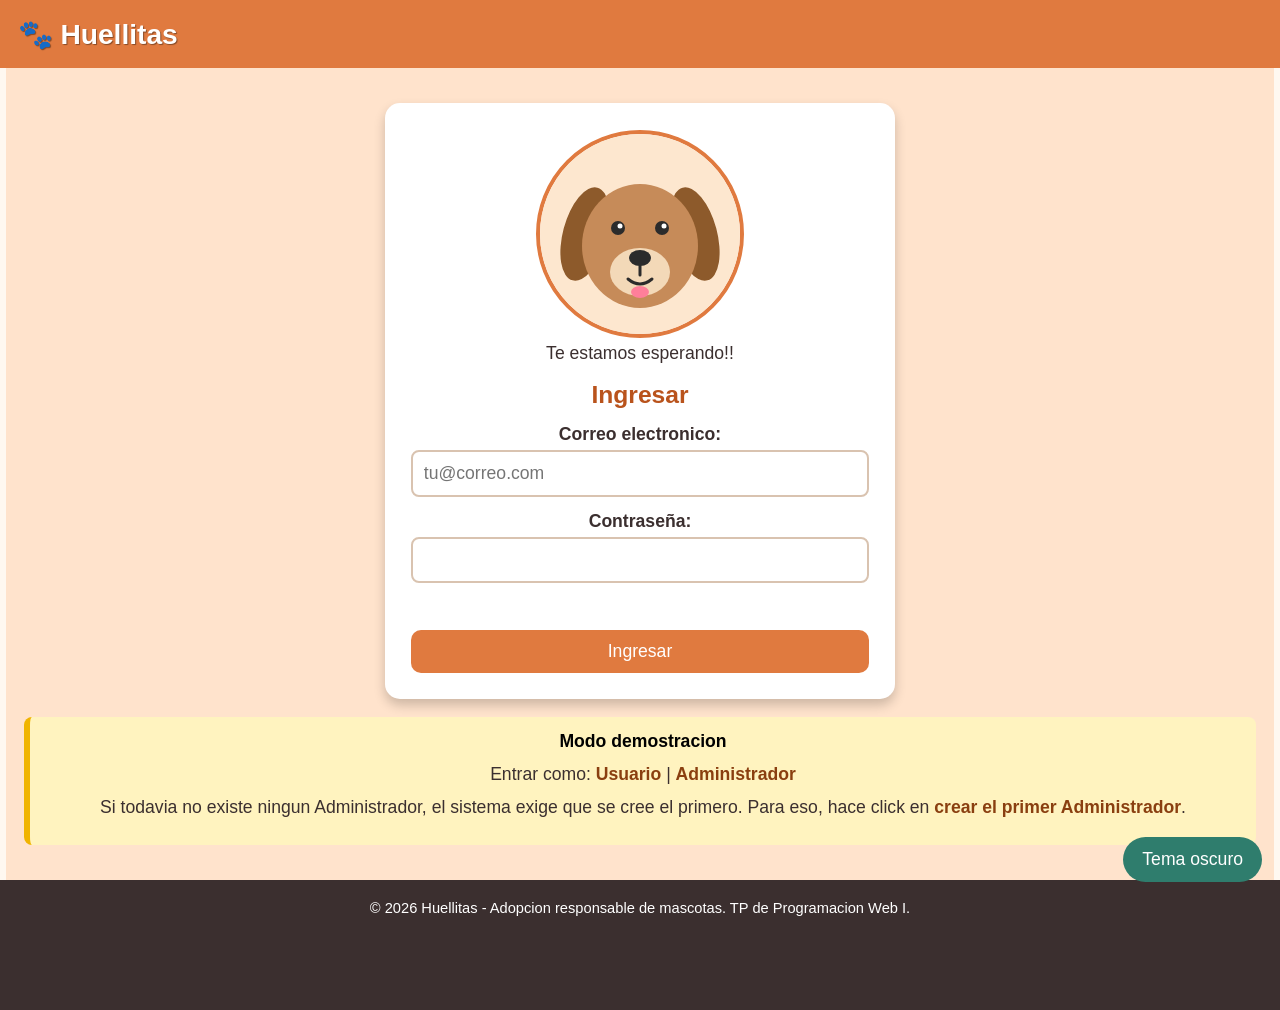
<file: index.html>
<!DOCTYPE html>
<html lang="es">
<head>  
    <meta charset="UTF-8">
    <meta name="viewport" content="width=device-width, initial-scale=1.0">    
    <title>Ingreso | Huellitas</title>
    <link rel="stylesheet" href="css/estilos.css">    
    <script src="js/app.js"></script>
</head> 
<body>
    <header>
        <h1>🐾 Huellitas </h1>
    </header>
    <main class="portada">
        <section class="caja" id="ingreso">
            <figure>
                <img src="img/luna.svg" alt="Luna, una perra marrón esperando un hogar">
                <p>Te estamos esperando!!</p>
            </figure>
            <h2>Ingresar</h2>
            <form id="form-ingreso" action="usuario.html" method="POST">
                <p class="campo">
                    <label for="email">Correo electronico:</label>
                    <input type="email" id="email" name="email" placeholder="tu@correo.com" required>
                </p>
                <p class="campo">
                    <label for="clave">Contraseña:</label>
                    <input type="password" id="clave" name="clave" required>
                </p>
                <p id="mensaje-ingreso" class="mensaje-estado"></p>
                <button type="submit">Ingresar</button>
            </form>
        </section>
        
        <aside id="modo-demo">
            <p><span class="destacado">Modo demostracion</span></p>
            <p>Entrar como: <a href="usuario.html" id="demo-usuario">Usuario</a> |
               <a href="admin.html" id="demo-admin">Administrador</a></p>
            <p>Si todavia no existe ningun Administrador, el sistema exige que se cree el primero. Para eso, hace click en
               <a href="registro-admin.html">crear el primer Administrador</a>.</p>
        </aside>
    </main>
    <footer>
        <p><small>&copy; 2026 Huellitas - Adopcion responsable de mascotas. TP de Programacion Web I.</small></p>
    </footer>

    <button type="button" class="boton-tema">Tema oscuro</button>
</body>
</html>
</file>
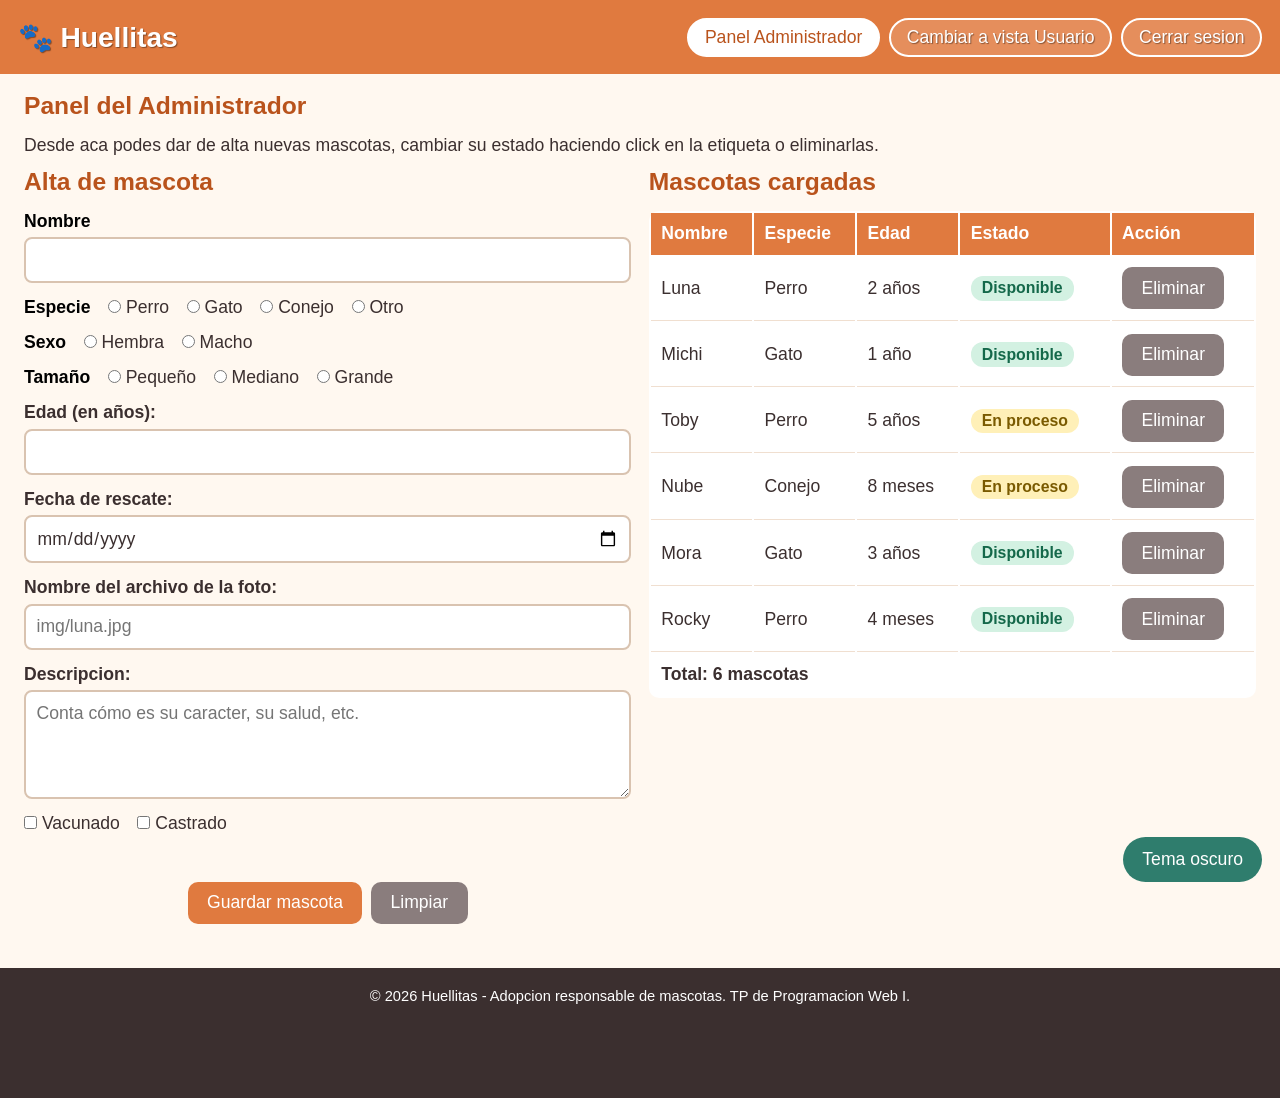
<file: admin.html>
<!DOCTYPE html>
<html lang="es">
<head>
    <meta charset="UTF-8">
    <meta name="viewport" content="width=device-width, initial-scale=1.0">    
    <title>Panel Administrador | Huellitas</title>
    <link rel="stylesheet" href="css/estilos.css">
    <script src="js/app.js"></script>
</head>
<body>
    <header>
        <h1><a href="usuario.html">🐾 Huellitas</a></h1>
        <nav>
            <a class="activo" href="admin.html">Panel Administrador</a>
            <a href="usuario.html">Cambiar a vista Usuario</a>
            <a id="nav-cerrar" href="index.html">Cerrar sesion</a>
        </nav>
    </header>
    <main>
        <h2>Panel del Administrador</h2>
        <p>Desde aca podes dar de alta nuevas mascotas, cambiar su estado haciendo click en la etiqueta o eliminarlas.</p>

        <div class="panel-admin">
            <section id="alta-mascota">
                <h2>Alta de mascota</h2>
                <form id="form-alta-mascota" action="admin.html" method="POST">
                    <p class="campo">
                        <span class="destacado">Nombre</span>
                        <input type="text" id="nombre" name="nombre" required>
                    </p>
                    <p class="campo-opciones">
                        <span class="destacado">Especie</span>
                        <label><input type="radio" name="especie" value="perro" required> Perro</label>
                        <label><input type="radio" name="especie" value="gato"> Gato</label>
                        <label><input type="radio" name="especie" value="conejo"> Conejo</label>
                        <label><input type="radio" name="especie" value="otro"> Otro</label>
                    </p>
                    <p class="campo-opciones">
                        <span class="destacado">Sexo</span>
                        <label><input type="radio" name="sexo" value="hembra" required> Hembra</label>
                        <label><input type="radio" name="sexo" value="macho"> Macho</label>
                    </p>
                    <p class="campo-opciones">
                        <span class="destacado">Tamaño</span>
                        <label><input type="radio" name="tamanio" value="pequeno" required> Pequeño</label>
                        <label><input type="radio" name="tamanio" value="mediano"> Mediano</label>
                        <label><input type="radio" name="tamanio" value="grande"> Grande</label>
                    </p>
                    <p class="campo">
                        <label for="edad">Edad (en años):</label>
                        <input type="number" id="edad" name="edad" min="0">
                    </p>
                    <p class="campo">
                        <label for="rescate">Fecha de rescate:</label>
                        <input type="date" id="rescate" name="rescate">
                    </p>
                    <p class="campo">
                        <label for="foto">Nombre del archivo de la foto:</label>
                        <input type="text" id="foto" name="foto" placeholder="img/luna.jpg">
                    </p>
                    <p class="campo">
                        <label for="descripcion">Descripcion:</label>
                        <textarea id="descripcion" name="descripcion" rows="4" maxlength="300" placeholder="Conta cómo es su caracter, su salud, etc."></textarea>
                    </p>
                    <p class="campo-opciones">
                        <label><input type="checkbox" name="vacunado"> Vacunado</label>
                        <label><input type="checkbox" name="castrado"> Castrado</label>
                    </p>
                    <p id="mensaje-alta" class="mensaje-estado"></p>
                    <div class="botones-form">
                        <button type="submit">Guardar mascota</button>
                        <button type="reset" class="secundario">Limpiar</button>
                    </div>
                </form>
            </section>

            <section id="mascotas-cargadas">
                <h2>Mascotas cargadas</h2>
                <table>
                    <thead>
                        <tr>
                            <th>Nombre</th>
                            <th>Especie</th>
                            <th>Edad</th>
                            <th>Estado</th>
                            <th>Acción</th>
                        </tr>
                    </thead>
                    <tbody id="tabla-admin-body"></tbody>
                    <tfoot>
                        <tr>
                            <td id="total-admin" colspan="5">Total: 0 mascotas</td>
                        </tr>
                    </tfoot>
                </table>
            </section>
        </div>
    </main>
    <footer>
        <p><small>&copy; 2026 Huellitas - Adopcion responsable de mascotas. TP de Programacion Web I.</small></p>
    </footer>

    <button type="button" class="boton-tema">Tema oscuro</button>
</body>
</html>
</file>
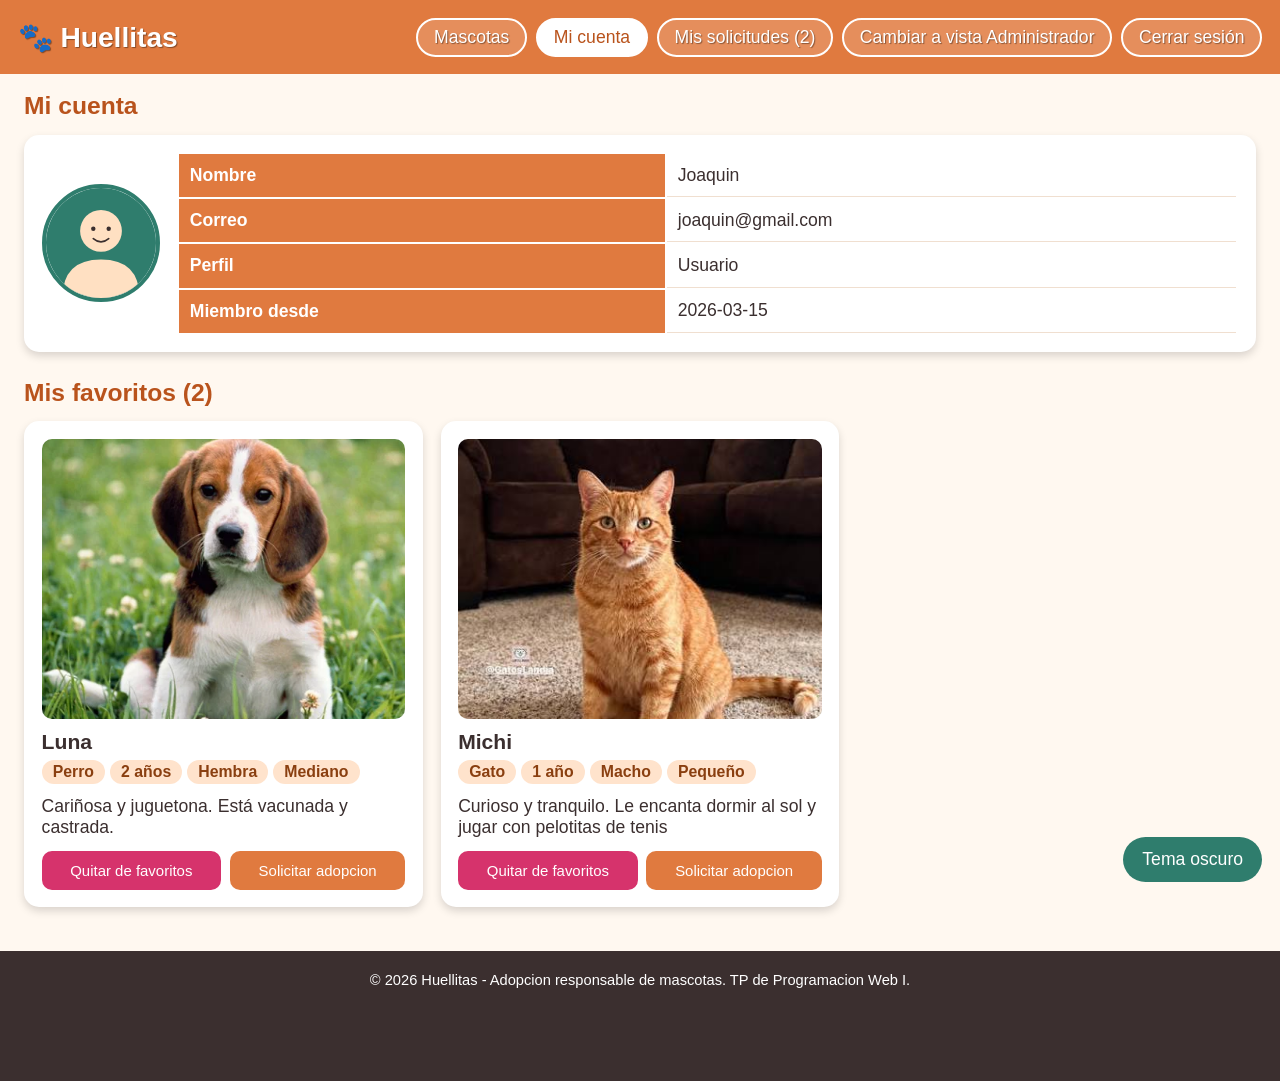
<file: mi-cuenta.html>
<!DOCTYPE html>
<html lang="es">
<head>
    <meta charset="UTF-8">
    <meta name="viewport" content="width=device-width, initial-scale=1.0">    
    <title>Mi cuenta | Huellitas</title>
    <link rel="stylesheet" href="css/estilos.css">
    <script src="js/app.js"></script>
</head>
<body>
    <header>
        <h1><a href="usuario.html">🐾 Huellitas</a></h1>
        <nav>
            <a href="usuario.html">Mascotas</a>
            <a class="activo" href="mi-cuenta.html">Mi cuenta</a>
            <a id="nav-solicitudes" href="solicitudes.html">Mis solicitudes (0)</a>               
            <a id="nav-cambiar-rol" href="admin.html">Cambiar a vista Administrador</a>
            <a id="nav-cerrar" href="index.html">Cerrar sesión</a>
        </nav>
    </header>
    <main>
        <h2>Mi cuenta</h2>

        <section id="mis-datos">
            <div class="perfil">
                <img src="img/avatar.svg" alt="Foto de perfil del usuario">
                <table>
                    <tbody>
                        <tr><th>Nombre</th><td id="perfil-nombre">Joaquin</td></tr>
                        <tr><th>Correo</th><td id="perfil-correo">joaquin@gmail.com</td></tr>
                        <tr><th>Perfil</th><td id="perfil-rol">Usuario</td></tr>
                        <tr><th>Miembro desde</th><td id="perfil-fecha">2026-03-15</td></tr>
                    </tbody>
                </table>
            </div>
        </section>

        <section id="mis-favoritos">
            <h2 id="titulo-favoritos">Mis favoritos (0)</h2>
            <div class="tarjetas" id="contenedor-favoritos"></div>
        </section>
    </main>
    <footer>
        <p><small>&copy; 2026 Huellitas - Adopcion responsable de mascotas. TP de Programacion Web I.</small></p>
    </footer>

    <button type="button" class="boton-tema">Tema oscuro</button>
</body>
</html>
</file>
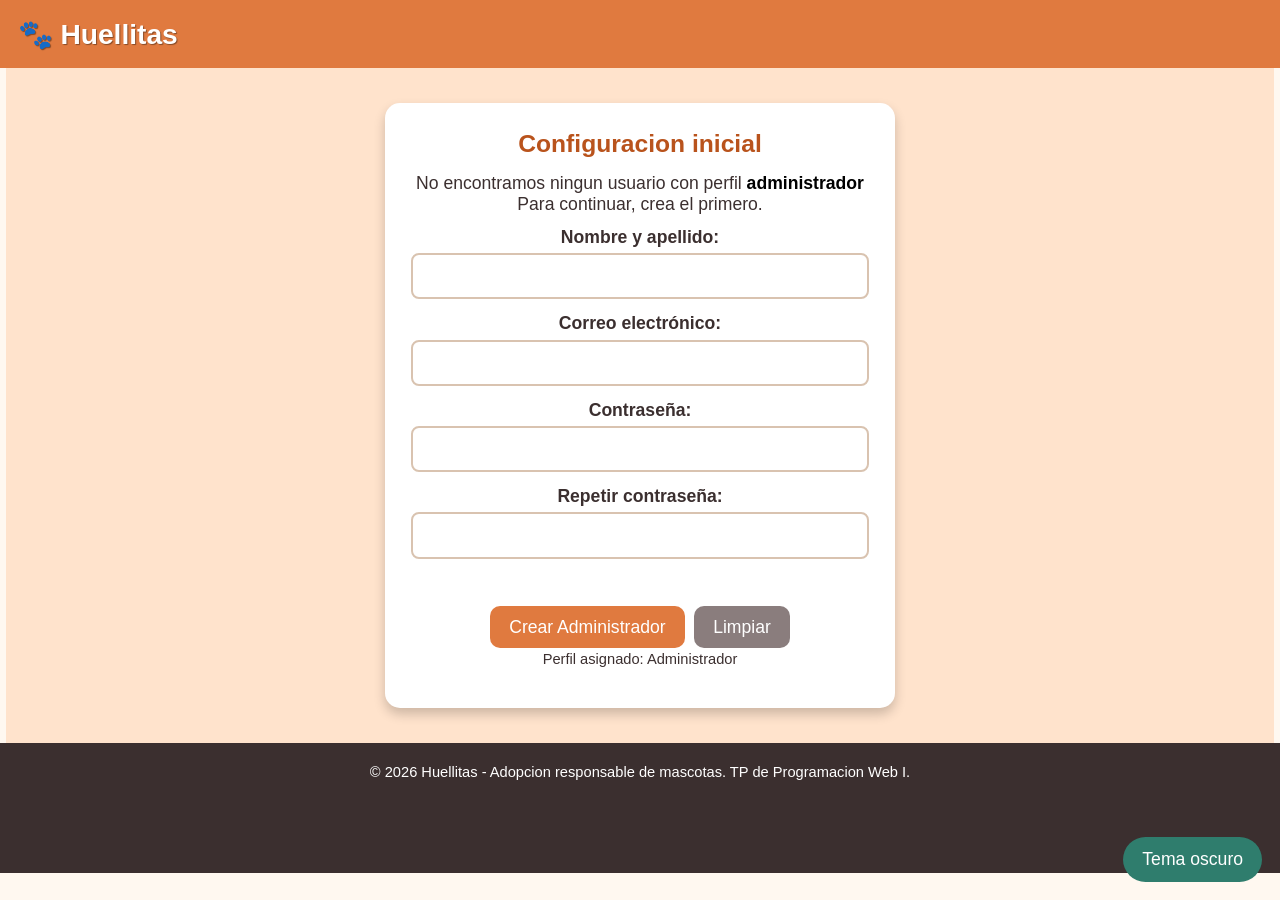
<file: registro-admin.html>
<!DOCTYPE html>
<html lang="es">
<head>
    <meta charset="UTF-8">
    <meta name="viewport" content="width=device-width, initial-scale=1.0">    
    <title>Crear primer Administrador | Huellitas</title>
    <link rel="stylesheet" href="css/estilos.css">
    <script src="js/app.js"></script>
</head>
<body>
    <header>
        <h1>🐾 Huellitas</h1>
    </header>
    <main class="portada">
        <section class="caja" id="primer-admin">
            <h2>Configuracion inicial</h2>
            <p>No encontramos ningun usuario con perfil <span class="destacado">administrador</span>
               Para continuar, crea el primero.</p>
            <form id="form-registro-admin" action="admin.html" method="POST">
                <p class="campo">
                    <label for="nombre">Nombre y apellido:</label>
                    <input type="text" id="nombre" name="nombre" required>
                </p>
                <p class="campo">
                    <label for="email">Correo electrónico:</label>
                    <input type="email" id="email" name="email" required>
                </p>
                <p class="campo">
                    <label for="clave">Contraseña:</label>
                    <input type="password" id="clave" name="clave" required>
                </p>
                <p class="campo">
                    <label for="clave2">Repetir contraseña:</label>
                    <input type="password" id="clave2" name="clave2" required>
                </p>
                <p id="mensaje-admin" class="mensaje-estado"></p>
                <div class="botones-form">
                    <button type="submit">Crear Administrador</button>
                    <button type="reset" class="secundario">Limpiar</button>
                </div>
            </form>
            <p><small>Perfil asignado: Administrador</small></p>
        </section>
    </main>
    <footer>
         <p><small>&copy; 2026 Huellitas - Adopcion responsable de mascotas. TP de Programacion Web I.</small></p>
    </footer>

    <button type="button" class="boton-tema">Tema oscuro</button>
</body>
</html>
</file>
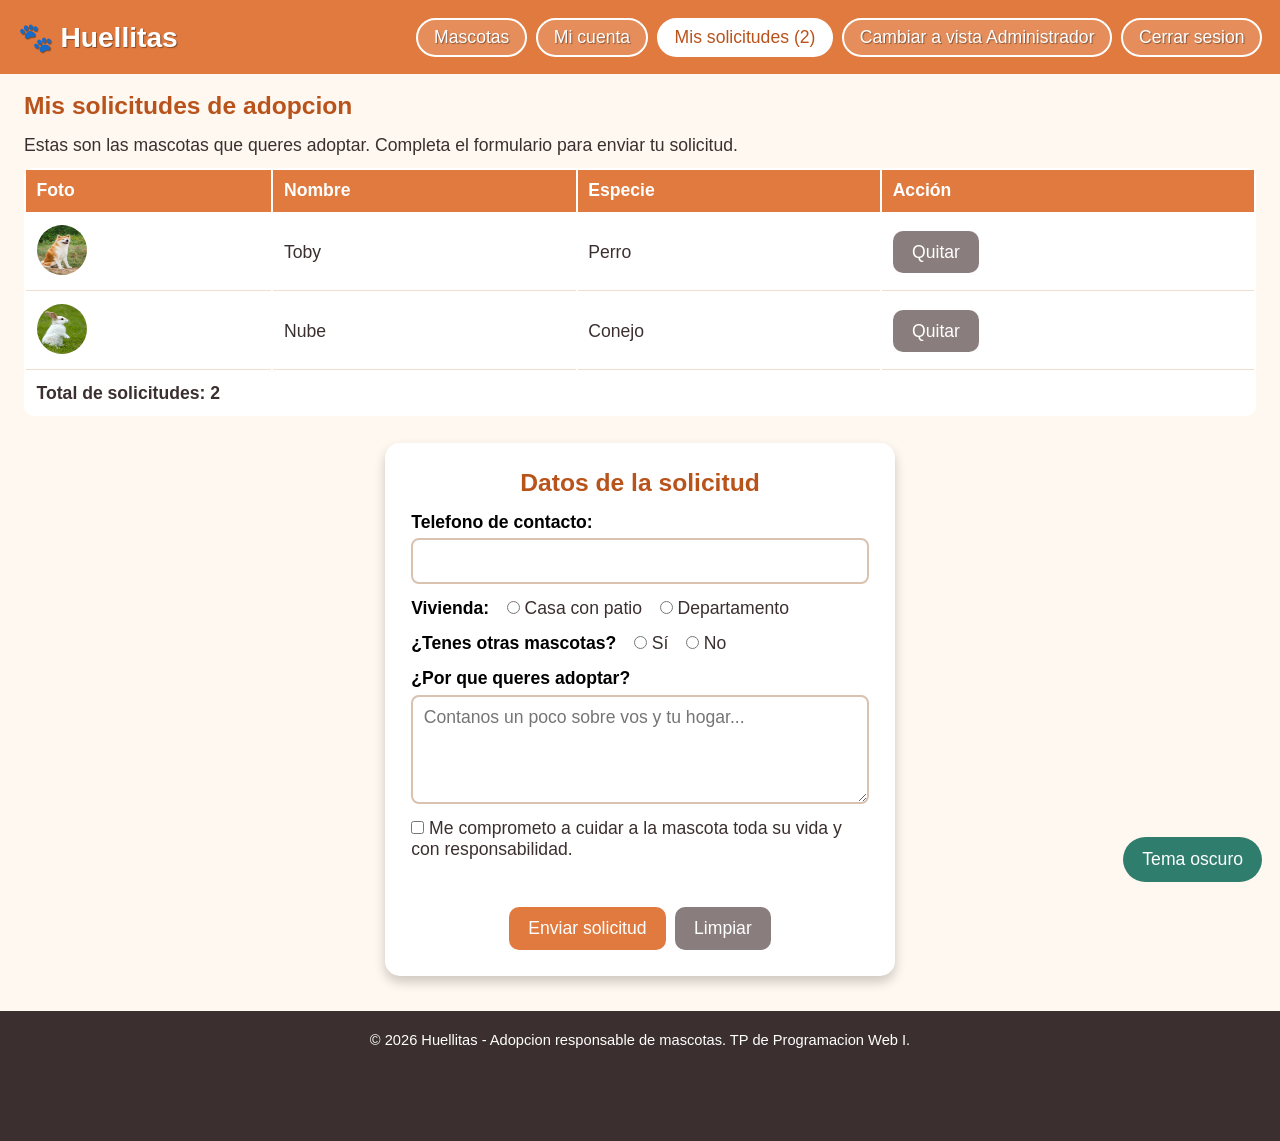
<file: solicitudes.html>
<!DOCTYPE html>
<html lang="es">
<head>
    <meta charset="UTF-8">
    <meta name="viewport" content="width=device-width, initial-scale=1.0">    
    <title>Mis solicitudes | Huellitas</title>
    <link rel="stylesheet" href="css/estilos.css">
    <script src="js/app.js"></script>
</head>
<body>
    <header>
        <h1><a href="usuario.html">🐾 Huellitas</a></h1>
        <nav>
            <a href="usuario.html">Mascotas</a>
            <a href="mi-cuenta.html">Mi cuenta</a>
            <a id="nav-solicitudes" class="activo" href="solicitudes.html">Mis solicitudes (0)</a>
            <a id="nav-cambiar-rol" href="admin.html">Cambiar a vista Administrador</a>
            <a id="nav-cerrar" href="index.html">Cerrar sesion</a>
        </nav>
    </header>
    <main>
        <h2>Mis solicitudes de adopcion</h2>

        <p>Estas son las mascotas que queres adoptar. Completa el formulario para enviar tu solicitud.</p>

        <section id="mascotas-solicitadas">
            <table>
                <thead>
                    <tr>
                        <th>Foto</th>
                        <th>Nombre</th>
                        <th>Especie</th>
                        <th>Acción</th>
                    </tr>
                </thead>
                <tbody id="tabla-solicitudes-body"></tbody>
                <tfoot>
                    <tr>
                        <td id="total-solicitudes" colspan="4">Total de solicitudes: 0</td>
                    </tr>
                </tfoot>
            </table>
        </section>

        <section class="caja" id="formulario-solicitud">
            <h2>Datos de la solicitud</h2>
            <form id="form-enviar-solicitud" action="solicitudes.html" method="POST">
                <p class="campo">
                   <span class="destacado">Telefono de contacto:</span>
                    <input type="tel" id="telefono" name="telefono" required>
                </p>
                <p class="campo-opciones">
                     <span class="destacado">Vivienda:</span>
                    <label><input type="radio" name="vivienda" value="casa" required> Casa con patio</label>
                    <label><input type="radio" name="vivienda" value="depto"> Departamento</label>
                </p>
                <p class="campo-opciones">
                     <span class="destacado">¿Tenes otras mascotas?</span>
                    <label><input type="radio" name="otras" value="si" required> Sí</label>
                    <label><input type="radio" name="otras" value="no"> No</label>
                </p>
                <p class="campo">
                     <span class="destacado">¿Por que queres adoptar?</span>
                    <textarea id="motivo" name="motivo" rows="4" maxlength="400" placeholder="Contanos un poco sobre vos y tu hogar..."></textarea>
                </p>
                <p class="campo-opciones">
                    <label><input type="checkbox" name="compromiso" required> Me comprometo a cuidar a la mascota toda su vida y con responsabilidad.</label>
                </p>
                <p id="mensaje-solicitud" class="mensaje-estado"></p>
                <div class="botones-form">
                    <button type="submit">Enviar solicitud</button>
                    <button type="reset" class="secundario">Limpiar</button>
                </div>
            </form>
        </section>
    </main>
    <footer>
        <p><small>&copy; 2026 Huellitas - Adopcion responsable de mascotas. TP de Programacion Web I.</small></p>
    </footer>
    
    <button type="button" class="boton-tema">Tema oscuro</button>
</body>
</html>
</file>
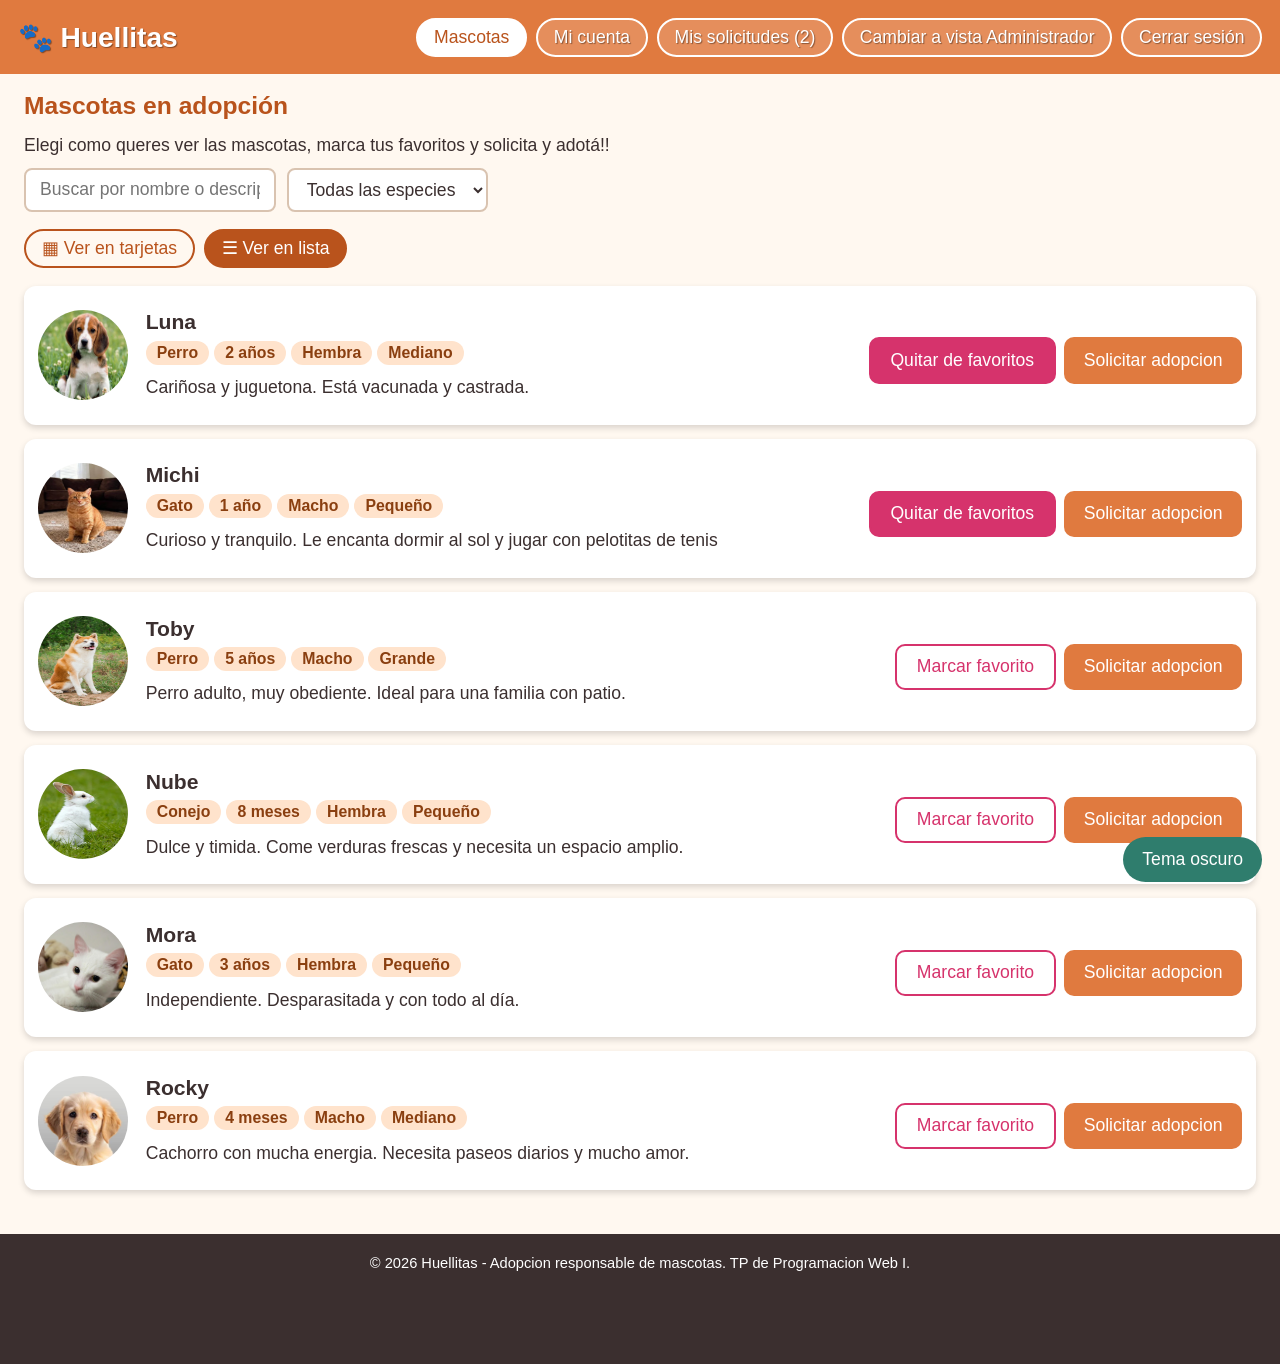
<file: usuario-lista.html>
<!DOCTYPE html>
<html lang="es">
<head>
    <meta charset="UTF-8">
    <meta name="viewport" content="width=device-width, initial-scale=1.0">    
    <title>Mascotas en adopción | Huellitas</title>
    <link rel="stylesheet" href="css/estilos.css">
    <script src="js/app.js"></script>
</head>
<body>
    <header>
        <h1><a href="usuario.html">🐾 Huellitas</a></h1>
        <nav>
            <a class="activo" href="usuario.html">Mascotas</a>
            <a href="mi-cuenta.html">Mi cuenta</a>
            <a id="nav-solicitudes" href="solicitudes.html">Mis solicitudes (0)</a>                  
            <a id="nav-cambiar-rol" href="admin.html">Cambiar a vista Administrador</a>
            <a id="nav-cerrar" href="index.html">Cerrar sesión</a>
        </nav>
    </header>
    <main>
        <h2>Mascotas en adopción</h2>
        <p>Elegi como queres ver las mascotas, marca tus favoritos y solicita y adotá!!</p>
        
        <div class="filtros-catalogo">
            <input type="text" id="buscador-mascotas" placeholder="Buscar por nombre o descripción...">
            <select id="filtro-especie">
                <option value="todos">Todas las especies</option>
                <option value="perro">Perro</option>
                <option value="gato">Gato</option>
                <option value="conejo">Conejo</option>
                <option value="otro">Otro</option>
            </select>
        </div>

        <p class="vistas">
            <a id="btn-vista-tarjetas" href="usuario.html">▦ Ver en tarjetas</a>
            <a id="btn-vista-lista" class="activo" href="usuario-lista.html">☰ Ver en lista</a>
        </p>

        <section class="lista" id="listado-mascotas"></section>
    </main>
    <footer>
        <p><small>&copy; 2026 Huellitas - Adopcion responsable de mascotas. TP de Programacion Web I.</small></p>
    </footer>
    
    <button type="button" class="boton-tema">Tema oscuro</button>
</body>
</html>
</file>
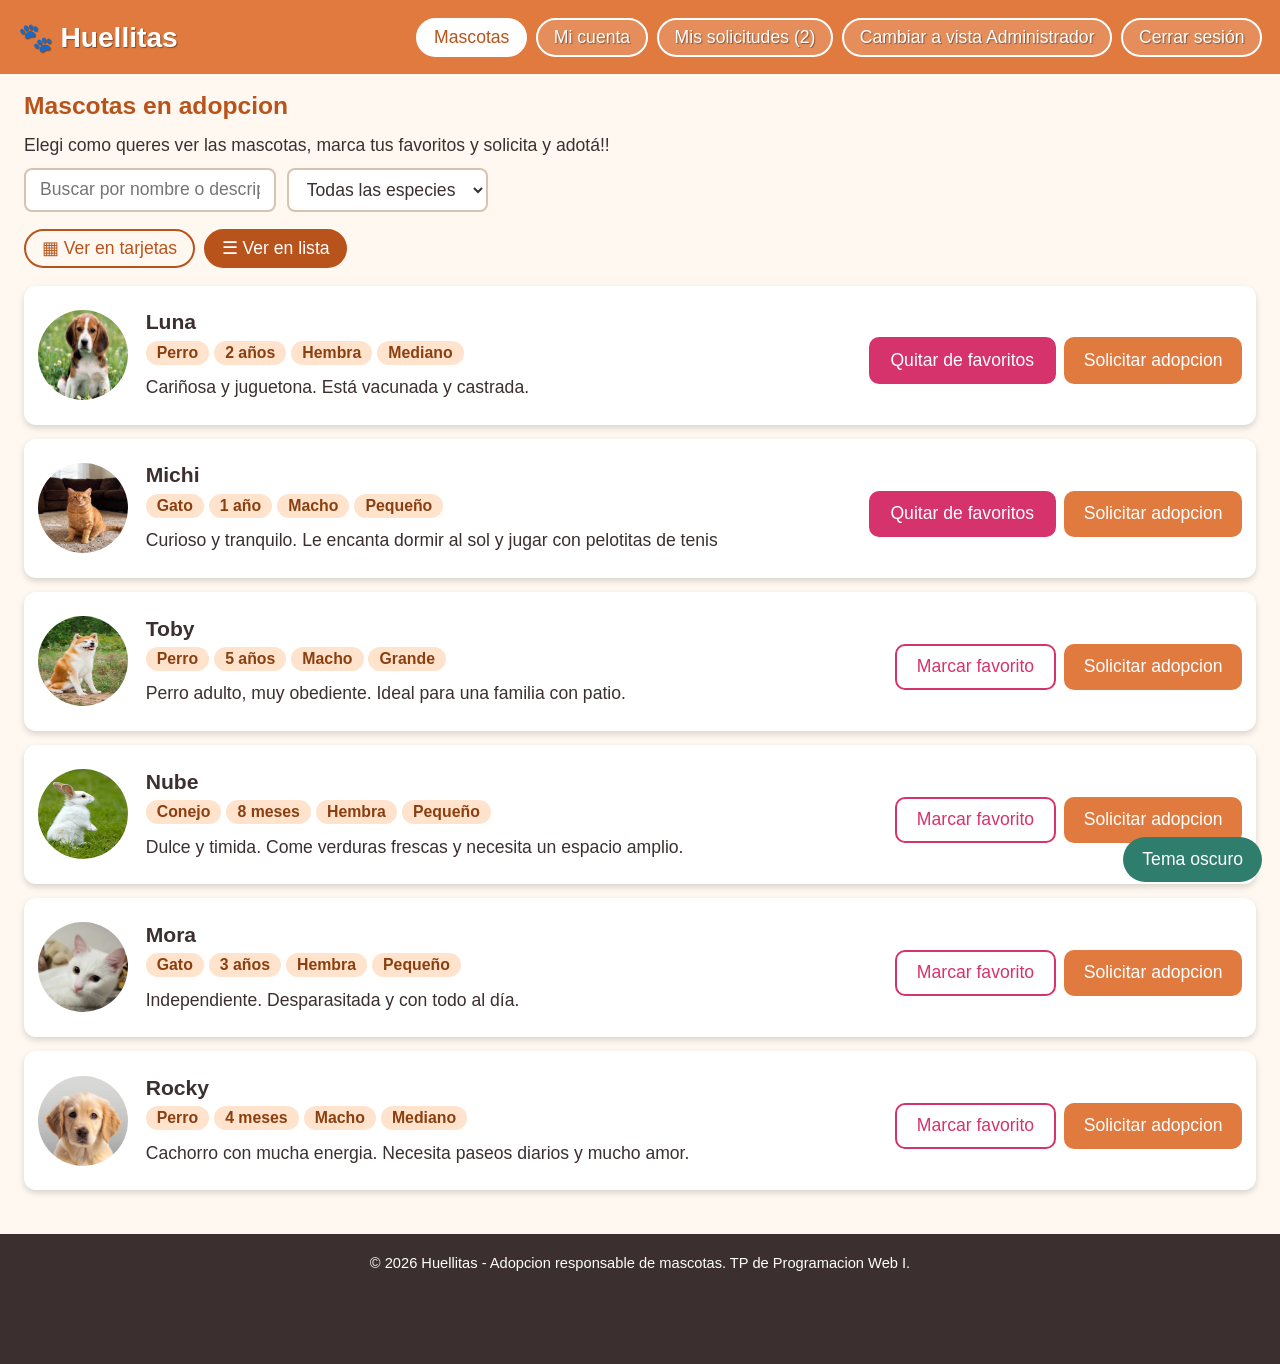
<file: usuario.html>
<!DOCTYPE html>
<html lang="es">
<head>
    <meta charset="UTF-8">
    <meta name="viewport" content="width=device-width, initial-scale=1.0">    
    <title>Mascotas en adopción | Huellitas</title>
    <link rel="stylesheet" href="css/estilos.css">
    <script src="js/app.js"></script>
</head>
<body>
    <header>
        <h1><a href="usuario.html">🐾 Huellitas</a></h1>
        <nav>
            <a class="activo" href="usuario.html">Mascotas</a>
            <a href="mi-cuenta.html">Mi cuenta</a>
            <a id="nav-solicitudes" href="solicitudes.html">Mis solicitudes (0)</a>                  
            <a id="nav-cambiar-rol" href="admin.html">Cambiar a vista Administrador</a>
            <a id="nav-cerrar" href="index.html">Cerrar sesión</a>
        </nav>
    </header>
    <main>
        <h2>Mascotas en adopcion</h2>
        <p>Elegi como queres ver las mascotas, marca tus favoritos y solicita y adotá!!</p>
        
        <div class="filtros-catalogo">
            <input type="text" id="buscador-mascotas" placeholder="Buscar por nombre o descripción...">
            <select id="filtro-especie">
                <option value="todos">Todas las especies</option>
                <option value="perro">Perro</option>
                <option value="gato">Gato</option>
                <option value="conejo">Conejo</option>
                <option value="otro">Otro</option>
            </select>
        </div>

        <p class="vistas">
            <a id="btn-vista-tarjetas" class="activo" href="usuario.html">▦ Ver en tarjetas</a>
            <a id="btn-vista-lista" href="usuario-lista.html">☰ Ver en lista</a>
        </p>

        <section class="tarjetas" id="listado-mascotas"></section>
    </main>
    <footer>
        <p><small>&copy; 2026 Huellitas - Adopcion responsable de mascotas. TP de Programacion Web I.</small></p>
    </footer>
    
    <button type="button" class="boton-tema">Tema oscuro</button>
</body>
</html>
</file>
<file: css/estilos.css>
/*ESTO ES EL UNIVERSAL, PARA TOOODO EL SITIO ----*/
* {
  margin: 0;
  padding: 0;
}


body {
  font-family: Tahoma, Verdana, sans-serif;
  font-size: 90%;
  background-color: #fff8f0;
  color: #3b2f2f;
}

h1 {
  font-size: 1.6em;
}

a {
  color: #b9531c;
  text-decoration: none;
  color: white;
}

h2 {
  font-size: 1.4em;
  margin-bottom: 0.6em;
  color: #b9531c;
}

h3 {
  font-size: 1.2em;
  margin-top: 0.5em;
  margin-bottom: 0.3em;
}

p {
  font-size: 1em;
  margin-bottom: 0.7em;
}

.destacado{
  font-weight: bold;
  color: black;
}


header {
  background-color: #e07a3f;
  color: #ffffff;
  padding: 1em;
  text-shadow: 1px 1px 1px rgba(0, 0, 0, 0.4);
}

nav {
  display: flex;
  flex-wrap: wrap;
  gap: 0.5em;
  margin-top: 0.8em;
}

nav a {
  display: inline-block;
  color: #ffffff;
  text-decoration: none;
  padding: 0.4em 0.9em;
  border: 2px solid #ffffff;
  border-radius: 20px;
  background-color: #ffffff26;
}

nav a:hover {
  background-color: #ffffff;
  color: #b9531c;
  text-shadow: none;
}


nav a.activo {
  background-color: #ffffff;
  color: #b9531c;
  text-shadow: none;
}

main {
  max-width: 70em;
  margin: 0 auto;
  padding: 1em;
}

section {
  margin-bottom: 1.5em;
}


footer {
  background-color: #3b2f2f;
  color: #ffffff;
  text-align: center;
  padding: 1em;
  padding-bottom: 4.5em; 
}

.boton-tema {
  position: fixed;
  bottom: 1em;
  right: 1em;
  z-index: 10;
  background-color: #2f7d6d;
  color: #ffffff;
  text-decoration: none;
  padding: 0.7em 1.1em;
  border-radius: 30px;  
}

.boton-tema:hover {
  background-color: #226154;
  transform: scale(1.05);
}

button,
.boton,
.btn-adopcion {
  display: inline-block;
  font-family: Tahoma, Verdana, sans-serif;
  font-size: 1em;
  background-color: #e07a3f;
  color: #ffffff;
  padding: 0.6em 1.1em;
  border-style: none;
  border-radius: 10px;
  text-decoration: none;
  box-sizing: border-box;
  text-align: center;
}

button:hover,
.boton:hover,
.btn-adopcion:hover {
  background-color: #b9531c;
  color: #ffffff;
}

.secundario {
  background-color: #8a7d7d;  
}


.favorito {
  background-color: #ffffff;
  color: #d6336c;
  border: 2px solid #d6336c;
}

.favorito:hover {
  background-color: #d6336c;
  color: #ffffff;
}

.favorito.marcado {
  background-color: #d6336c;
  color: #ffffff;
}

.etiqueta {
  display: inline-block;
  background-color: #ffe3cc;
  color: #8a3f10;
  padding: 0.2em 0.7em;
  border-radius: 12px;
  font-size: 0.9em;
  font-weight: bold;
}

.estado-disponible {
  background-color: #d3f1e2;
  color: #14684a;
}

.estado-proceso {
  background-color: #fff0b8;
  color: #7a5a00;
}


.acciones {
  display: flex;
  flex-wrap: wrap;
  gap: 0.5em;
  margin-top: 0.6em;
}

.tarjeta .acciones {  
  flex-wrap: nowrap;
  justify-content: space-between;
  margin-top: auto;
}

.tarjeta .acciones button,
.tarjeta .acciones .btn-adopcion {
  font-size: 0.85em;
  padding: 0.6em 0.5em;
  flex: 1;
}


.vistas {
  display: flex;
  gap: 0.5em;
  margin-bottom: 1em;
}

.vistas a {
  display: inline-block;
  text-decoration: none;
  color: #b9531c;
  border: 2px solid #b9531c;
  padding: 0.4em 0.9em;
  border-radius: 20px;
}

.vistas a:hover,
.vistas a.activo {
  background-color: #b9531c;
  color: #ffffff;
}


.tarjetas {
  display: grid;
  grid-template-columns: 1fr;  
  gap: 1em;
}

.tarjeta {
  background-color: #ffffff;
  padding: 1em;
  border-radius: 15px;
  box-shadow: 0px 4px 8px 0px rgba(0, 0, 0, 0.15);
  display: flex;  
  flex-direction: column;
}

.tarjeta:hover {
  transform: scale(1.03);
}

.tarjeta img {
  display: block;
  width: 100%;
  max-width: 100%;
  height: 280px;         
  object-fit: cover;      
  border-radius: 10px;
}


.lista {
  display: flex;
  flex-direction: column;
  gap: 0.8em;
}

.item-lista {
  display: flex;
  flex-wrap: wrap;
  align-items: center;
  gap: 1em;
  background-color: #ffffff;
  padding: 0.8em;
  border-radius: 12px;
  box-shadow: 0px 3px 6px 0px rgba(0, 0, 0, 0.15);
}

.item-lista img {
  width: 90px;
  height: 90px;
  border-radius: 50%;
}

.item-lista .datos {
  flex-grow: 1;
  flex-basis: 12em;
}


form {
  display: flex;
  flex-direction: column;
  align-items: stretch;
  gap: 0.8em;
}

.acciones form,
td form {
  display: block;
}

.acciones form {
  display: flex;
  flex: 1;
}

.acciones form button {
  width: 100%;
}

.campo {
  display: flex;
  flex-direction: column;
  gap: 0.3em;
  margin-bottom: 0;
}

.campo-opciones {
  display: flex;
  flex-wrap: wrap;
  gap: 0.4em 1em;
  margin-bottom: 0;
}

label {
  font-weight: bold;
}

.campo-opciones label {
  font-weight: normal;
}

input,
textarea {
  font-family: Tahoma, Verdana, sans-serif;
  font-size: 1em;
  padding: 0.6em;
  border: 2px solid #d9c3b0;
  border-radius: 8px;
  background-color: #ffffff;
  color: #3b2f2f;
}

.campo-opciones input {
  padding: 0;
}

.botones-form {
  display: flex;
  flex-wrap: wrap;
  gap: 0.5em;
  justify-content: center;
}

.caja {  
  max-width: 26em;
  margin: 1em auto;
  background-color: #ffffff;
  padding: 1.5em;
  border-radius: 15px;
  box-shadow: 0px 6px 12px 0px rgba(0, 0, 0, 0.2);  
}

.caja h2 {
  text-align: center;
}

.caja figure {
  text-align: center;
  margin-bottom: 1em;
}

.caja figure img {
  max-width: 60%;
  height: auto;
  border-radius: 50%;
  border: 4px solid #e07a3f;
}

.caja figcaption {
  font-style: italic;
  font-size: 0.9em;
}

.portada {
  background-color: #ffe3cc;
  text-align: center;
  padding: 1em;
}

aside {
  background-color: #fff3bf;
  border-left: 6px solid #f0b400;
  padding: 0.8em;
  border-radius: 8px;
  margin-bottom: 1em;
}

aside a {
  color: #8a3f10;
  font-weight: bold;
}

table {
  width: 100%;
  background-color: #ffffff;
  border-radius: 10px;
}

th {
  background-color: #e07a3f;
  color: #ffffff;
  padding: 0.6em;
  text-align: left;
}

td {
  padding: 0.6em;
  border-bottom: 1px solid #f0dfd0;
}

td img {
  width: 50px;
  height: 50px;
  border-radius: 50%;
}

tfoot td {
  font-weight: bold;
  border-bottom-style: none;
}

.perfil {
  display: flex;
  flex-wrap: wrap;
  align-items: center;
  gap: 1em;
  background-color: #ffffff;
  padding: 1em;
  border-radius: 15px;
  box-shadow: 0px 4px 8px 0px rgba(0, 0, 0, 0.15);
}

.perfil img {
  width: 110px;
  height: 110px;
  border-radius: 50%;
  border: 4px solid #2f7d6d;
}

.perfil table {
  flex-grow: 1;
  flex-basis: 14em;
}


.panel-admin {
  display: grid;
  grid-template-columns: 1fr;
  grid-template-areas:
    "formulario"
    "tabla";
  gap: 1em;
}

#alta-mascota {
  grid-area: formulario;
}

#mascotas-cargadas {
  grid-area: tabla;
}

 /*ACLARACION: POR MAS QUE ENTENDEMOS LAS CONDICIONES DE LAS MEDIA QUERIES, ACA NOS AYUDO UN POCO LA IA PORQUE SE NOS COMPLICAbA DEMASIADO EL TEMA DEL GRID Y EL FLEX. ----*/
@media screen and (min-width: 47em) {
  body {
    font-size: 100%;
  }

  .tarjetas {
    grid-template-columns: repeat(2, 1fr);
  }

  header {
    display: flex;
    justify-content: space-between;
    align-items: center;
  }

  nav {
    margin-top: 0;
  }
}


@media screen and (min-width: 60em) {
  body {
    font-size: 110%;
  }

  .tarjetas {
    grid-template-columns: repeat(3, 1fr);
  }

  .panel-admin {
    grid-template-columns: 1fr 1fr;
    grid-template-areas: "formulario tabla";
  }
}
  /* =========================================
   TEMA OSCURO Y FILTROS
   ========================================= */
.filtros-catalogo {
  display: flex;
  flex-wrap: wrap;
  gap: 0.6em;
  margin-bottom: 1em;
}

.filtros-catalogo input,
.filtros-catalogo select {
  font-family: Tahoma, Verdana, sans-serif;
  font-size: 1em;
  padding: 0.5em 0.8em;
  border: 2px solid #d9c3b0;
  border-radius: 8px;
  background-color: #ffffff;
  color: #3b2f2f;
}

.mensaje-estado {
  font-weight: bold;
  color: #b9531c;
  margin-top: 0.4em;
}

body.tema-oscuro {
  background-color: #1e1b18;
  color: #f4ede4;
}

body.tema-oscuro header {
  background-color: #9e4716;
}

body.tema-oscuro .portada {
  background-color: #2a2420;
}

body.tema-oscuro .caja,
body.tema-oscuro .tarjeta,
body.tema-oscuro .item-lista,
body.tema-oscuro .perfil,
body.tema-oscuro table {
  background-color: #2c2623;
  color: #f4ede4;
  box-shadow: 0px 4px 10px rgba(0, 0, 0, 0.5);
}

body.tema-oscuro h2,
body.tema-oscuro .vistas a {
  color: #f4a261;
  border-color: #f4a261;
}

body.tema-oscuro .vistas a.activo,
body.tema-oscuro .vistas a:hover {
  background-color: #f4a261;
  color: #1e1b18;
}

body.tema-oscuro .destacado {
  color: #ffffff;
}

body.tema-oscuro input,
body.tema-oscuro textarea,
body.tema-oscuro select {
  background-color: #3a332f;
  color: #f4ede4;
  border-color: #5c5049;
}

body.tema-oscuro td {
  border-bottom-color: #443b36;
}

body.tema-oscuro aside {
  background-color: #3b321c;
  color: #f4ede4;
}

body.tema-oscuro aside a {
  color: #f4a261;
}
</file>
